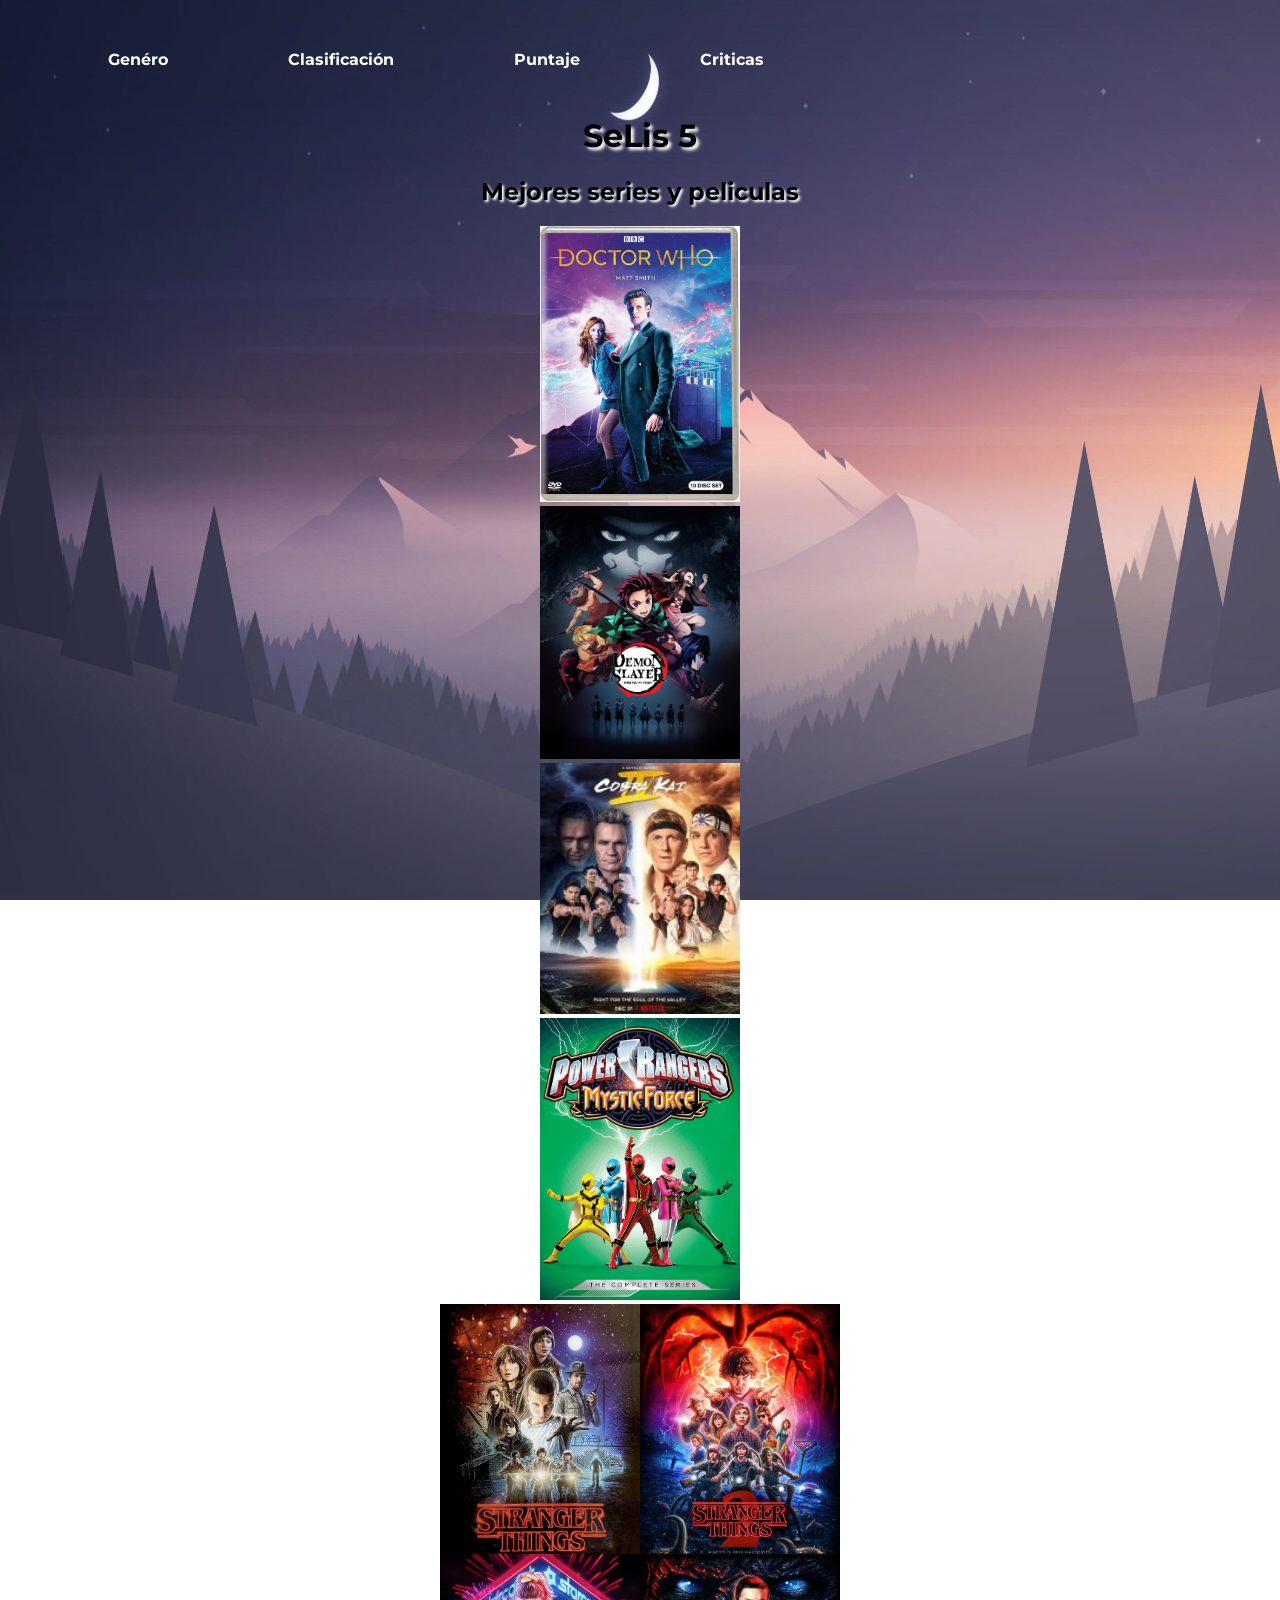
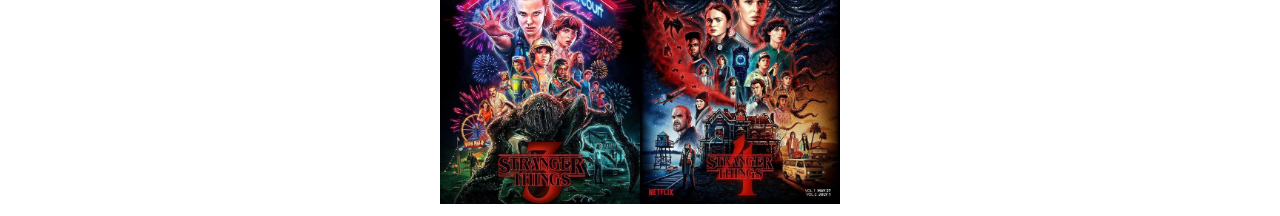
<file: index.html>
<!DOCTYPE html>
<html lang="en">
  <head>
    <meta charset="UTF-8" />
    <meta name="viewport" content="width=device-width, initial-scale=1.0" />
    <meta http-equiv="X-UA-Compatible" content="ie=edge" />
    <link rel="stylesheet" href="estilos.css" />
    <title>Selis5</title>
  </head>
  <body>
    <header>
      <div class="menu1">
        <nav>
          <ul>
            <li><a href="#">Genéro</a></li>
            <li><a href="#">Clasificación</a></li>
            <li><a href="#">Puntaje</a></li>
            <li><a href="#">Criticas</a></li>
          </ul>
        </nav>
      </div>
    </header>
    <link rel="preconnect" href="https://fonts.googleapis.com" />
    <link rel="preconnect" href="https://fonts.gstatic.com" crossorigin />
    <link
      href="https://fonts.googleapis.com/css2?family=Montserrat:wght@100&display=swap"
      rel="stylesheet"
    />
    <h1>SeLis 5</h1>
    <h2>Mejores series y peliculas</h2>
    <center><img src="doctorwho.jpg" width="200px" /></center>
    <center><img src="Kimetsu_no_Yaiba.png" width="200px" /></center>
    <center><img src="CobraKai.jpeg" width="200px" /></center>
    <center><img src="PowerRangers.jpg" width="200px" /></center>
    <center><img src="stranger.png" width="400px" /></center>
    <script src="javascript.js"></script>
  </body>
</html>
</file>
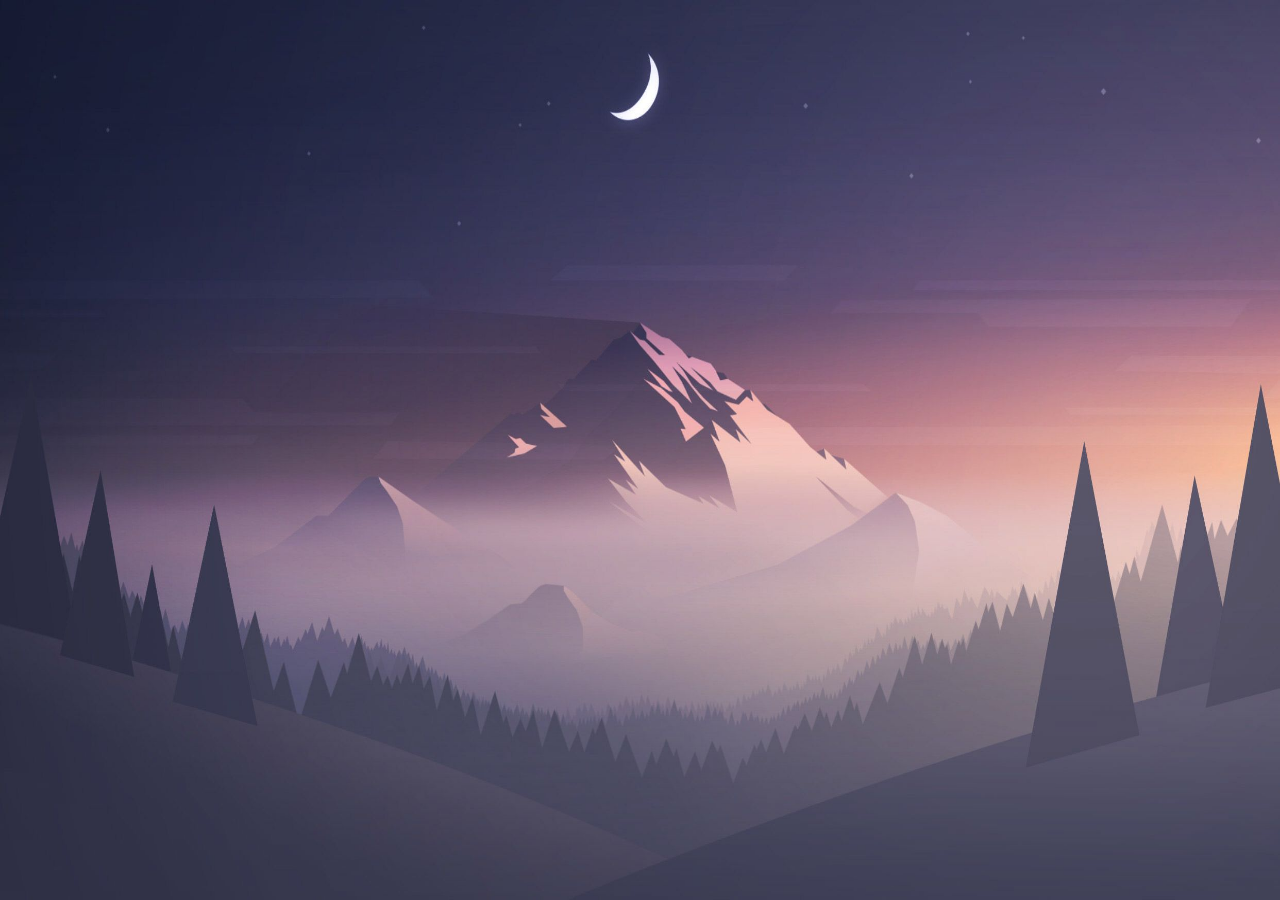
<file: no.html>
<!DOCTYPE html>
<html lang="en">
  <head>
    <meta charset="UTF-8" />
    <meta name="viewport" content="width=device-width, initial-scale=1.0" />
    <meta http-equiv="X-UA-Compatible" content="ie=edge" />
    <link rel="stylesheet" href="estilos.css" />
    <title>Document</title>
  </head>
  <body></body>
</html>
</file>
<file: estilos.css>
body {
  background-image: url(Fondo.jpg);
  background-size: 100% 100%;
  background-repeat: no-repeat;
  background-attachment: fixed;
}
h1 {
  text-align: center;
  font-family: "Montserrat", sans-serif;
  text-decoration-color: white;
  text-shadow: white 0.1em 0.1em 0.1em;
}
h2 {
  font-family: "Montserrat", sans-serif;
  text-align: center;
  text-shadow: white 0.1em 0.1em 0.1em;
  text-decoration-color: white;
}
header {
  width: 100%;
  clear: both;
  content: "";
  display: table;
}
.menu1 {
  margin: 0 auto;
  font-family: "Montserrat", sans-serif;
}
nav ul li {
  list-style: none;
  margin-left: 0px;
  padding: 26px 0;
  float: left;
}
nav ul li a {
  text-decoration: none;
  font-weight: bold;
  padding: 28px 60px;
  color: white;
}
a:hover {
  background-color: rgb(40, 40, 122);
}
img{
  border-image: text-decoration-color: black;
  center
}


/*-------------carlos-----------------*/
.contenedor_si{
  height: 100%;
  width: 100%;
  background-color: rgb(0,0,0,0.5);
  display: flex;
  align-items: center;
  justify-content: center;
}
.informacion{
  background-color: rgb(255,255,255);
  height: 600px;
  width: 600px;
  border: 4px solid black;
  border-radius: 15px ;
  position: relative;
}
.salir{
  position: absolute;
  right: 10px;
  top: 10px;
  border:none;
  height: 35px;
  width: 35px;
  border-radius:5px;
  background-color:red;
}
.imagen{
  width: 400px;
  height: 250px;
  margin: 0 100px;
  margin-top: 50px;
}
.contenedor_no{
  display: none;
}
</file>
